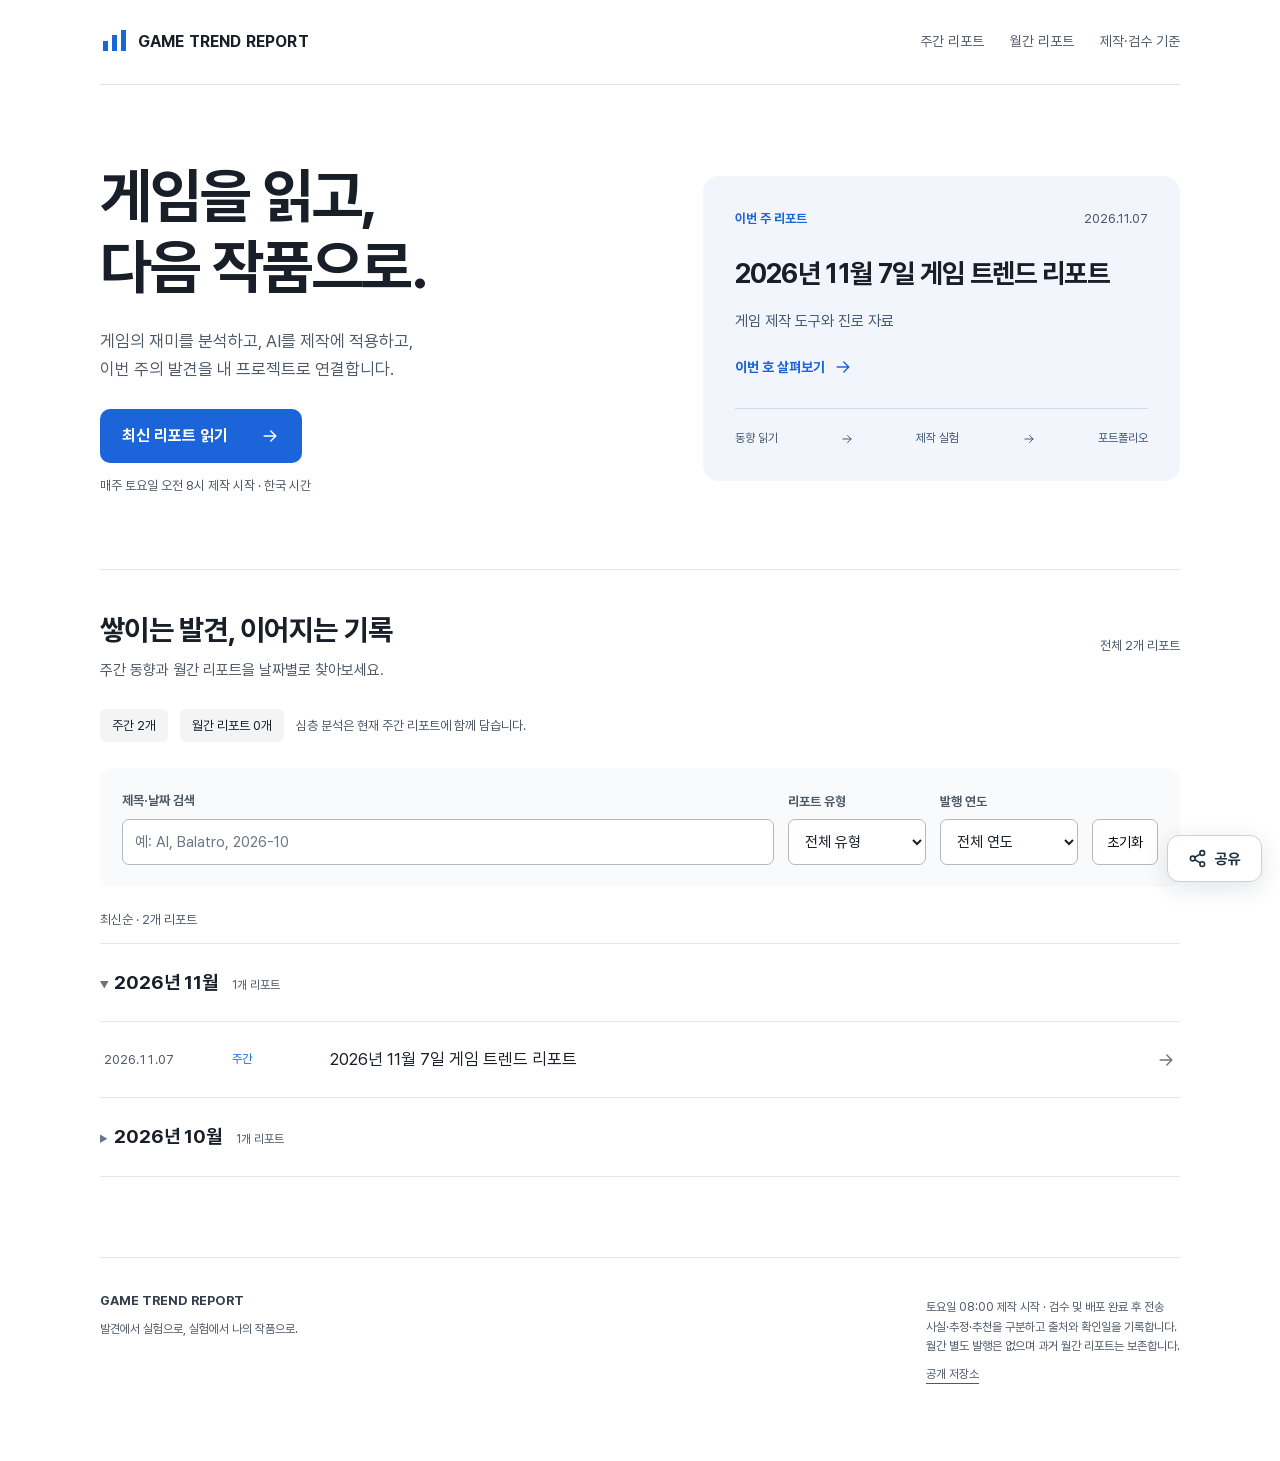
<file: index.html>
<!doctype html>
<html lang="ko"><head><meta charset="utf-8"><meta name="viewport" content="width=device-width,initial-scale=1"><meta name="description" content="게임마이스터고 학생을 위한 게임·AI·취업 리서치 아카이브. 최신 주간 리포트와 월별 기록을 찾아보세요."><title>Game Trend Report | 게임·AI 리서치</title><link rel="stylesheet" href="assets/report/archive.css"><link rel="stylesheet" href="assets/report/share.css"><script defer src="assets/report/archive.js"></script><script defer src="assets/report/share.js"></script></head>
<body><a class="skip-link" href="#archive">리포트 목록으로 건너뛰기</a><div class="site-wrap"><header class="site-header"><a class="wordmark" href="./" aria-label="Game Trend Report 홈"><svg width="28" height="28" viewBox="0 0 28 28" aria-hidden="true"><path d="M3 23V13h5v10M12 23V7h5v16M21 23V2h5v21" fill="currentColor"/></svg>GAME TREND REPORT</a><nav aria-label="주 메뉴"><a href="#weekly">주간 리포트</a><a href="#monthly">월간 리포트</a><a href="standards/">제작·검수 기준</a></nav></header>
<main><section class="home-intro" aria-labelledby="home-title"><div class="intro-copy"><h1 id="home-title">게임을 읽고,<br>다음 작품으로.</h1><p>게임의 재미를 분석하고, AI를 제작에 적용하고,<br class="desktop-break"> 이번 주의 발견을 내 프로젝트로 연결합니다.</p><a class="primary-link" href="reports/weekly-2026-11-07.html">최신 리포트 읽기<svg viewBox="0 0 24 24" width="20" height="20" aria-hidden="true"><path d="M5 12h14m-6-6 6 6-6 6" fill="none" stroke="currentColor" stroke-width="1.7" stroke-linecap="round" stroke-linejoin="round"/></svg></a><p class="publish-note">매주 토요일 오전 8시 제작 시작 · 한국 시간</p></div>
<aside class="latest-issue" aria-label="최신 주간 리포트"><div class="latest-meta"><span>이번 주 리포트</span><time datetime="2026-11-07">2026.11.07</time></div><h2><a href="reports/weekly-2026-11-07.html">2026년 11월 7일 게임 트렌드 리포트</a></h2><p>게임 제작 도구와 진로 자료</p><a class="text-link" href="reports/weekly-2026-11-07.html">이번 호 살펴보기 <svg viewBox="0 0 24 24" width="20" height="20" aria-hidden="true"><path d="M5 12h14m-6-6 6 6-6 6" fill="none" stroke="currentColor" stroke-width="1.7" stroke-linecap="round" stroke-linejoin="round"/></svg></a><div class="reading-path" aria-label="리포트 활용 순서"><span>동향 읽기</span><svg viewBox="0 0 24 24" width="20" height="20" aria-hidden="true"><path d="M5 12h14m-6-6 6 6-6 6" fill="none" stroke="currentColor" stroke-width="1.7" stroke-linecap="round" stroke-linejoin="round"/></svg><span>제작 실험</span><svg viewBox="0 0 24 24" width="20" height="20" aria-hidden="true"><path d="M5 12h14m-6-6 6 6-6 6" fill="none" stroke="currentColor" stroke-width="1.7" stroke-linecap="round" stroke-linejoin="round"/></svg><span>포트폴리오</span></div></aside></section>
<section id="archive" class="archive" aria-labelledby="archive-title"><div class="archive-heading"><div><h2 id="archive-title">쌓이는 발견, 이어지는 기록</h2><p>주간 동향과 월간 리포트을 날짜별로 찾아보세요.</p></div><span class="archive-total">전체 2개 리포트</span></div><div class="archive-shortcuts"><a id="weekly" href="#archive" data-archive-type="weekly">주간 2개</a><a id="monthly" href="#archive" data-archive-type="monthly">월간 리포트 0개</a><span>심층 분석은 현재 주간 리포트에 함께 담습니다.</span></div>
<form id="archive-filters" class="archive-filters" hidden role="search" aria-label="리포트 검색"><label class="search-field" for="report-search">제목·날짜 검색<input id="report-search" type="search" placeholder="예: AI, Balatro, 2026-10" autocomplete="off"></label><label for="report-type">리포트 유형<select id="report-type"><option value="all">전체 유형</option><option value="weekly">주간 리포트</option><option value="monthly">월간 리포트</option></select></label><label for="report-year">발행 연도<select id="report-year"><option value="all">전체 연도</option><option value="2026">2026년</option></select></label><button type="reset" class="reset-button">초기화</button></form>
<p id="archive-status" class="archive-status" role="status" aria-live="polite">최신순 · 2개 리포트</p><div id="archive-groups"><details class="month-group" open data-default-open="true"><summary><span>2026년 11월</span><span class="month-count">1개 리포트</span></summary><div class="issue-list"><article class="issue-row" data-type="weekly" data-year="2026"><time datetime="2026-11-07">2026.11.07</time><span class="issue-type weekly">주간</span><h3><a href="reports/weekly-2026-11-07.html">2026년 11월 7일 게임 트렌드 리포트</a></h3><span class="row-arrow" aria-hidden="true"><svg viewBox="0 0 24 24" width="20" height="20" aria-hidden="true"><path d="M5 12h14m-6-6 6 6-6 6" fill="none" stroke="currentColor" stroke-width="1.7" stroke-linecap="round" stroke-linejoin="round"/></svg></span></article></div></details><details class="month-group" open data-default-open="false"><summary><span>2026년 10월</span><span class="month-count">1개 리포트</span></summary><div class="issue-list"><article class="issue-row" data-type="weekly" data-year="2026"><time datetime="2026-10-31">2026.10.31</time><span class="issue-type weekly">주간</span><h3><a href="reports/weekly-2026-10-31.html">이번 주 게임·AI 소식과 개발 아이디어 · 게임 트렌드 리포트</a></h3><span class="row-arrow" aria-hidden="true"><svg viewBox="0 0 24 24" width="20" height="20" aria-hidden="true"><path d="M5 12h14m-6-6 6 6-6 6" fill="none" stroke="currentColor" stroke-width="1.7" stroke-linecap="round" stroke-linejoin="round"/></svg></span></article></div></details></div><div id="archive-empty" class="archive-empty" hidden><h3>조건에 맞는 리포트가 없어요.</h3><p>검색어를 줄이거나 유형·연도를 바꿔 보세요.</p></div><noscript><p>검색은 JavaScript를 켜면 사용할 수 있습니다. 아래 월별 목록으로 모든 리포트를 읽을 수 있어요.</p></noscript></section>
</main><footer class="site-footer"><div><strong>GAME TREND REPORT</strong><p>발견에서 실험으로, 실험에서 나의 작품으로.</p></div><div><p>토요일 08:00 제작 시작 · 검수 및 배포 완료 후 전송<br>사실·추정·추천을 구분하고 출처와 확인일을 기록합니다.<br>월간 별도 발행은 없으며 과거 월간 리포트는 보존합니다.</p><a href="https://github.com/rnjsxogus0705/game-trend-report">공개 저장소</a></div></footer></div></body></html>
</file>
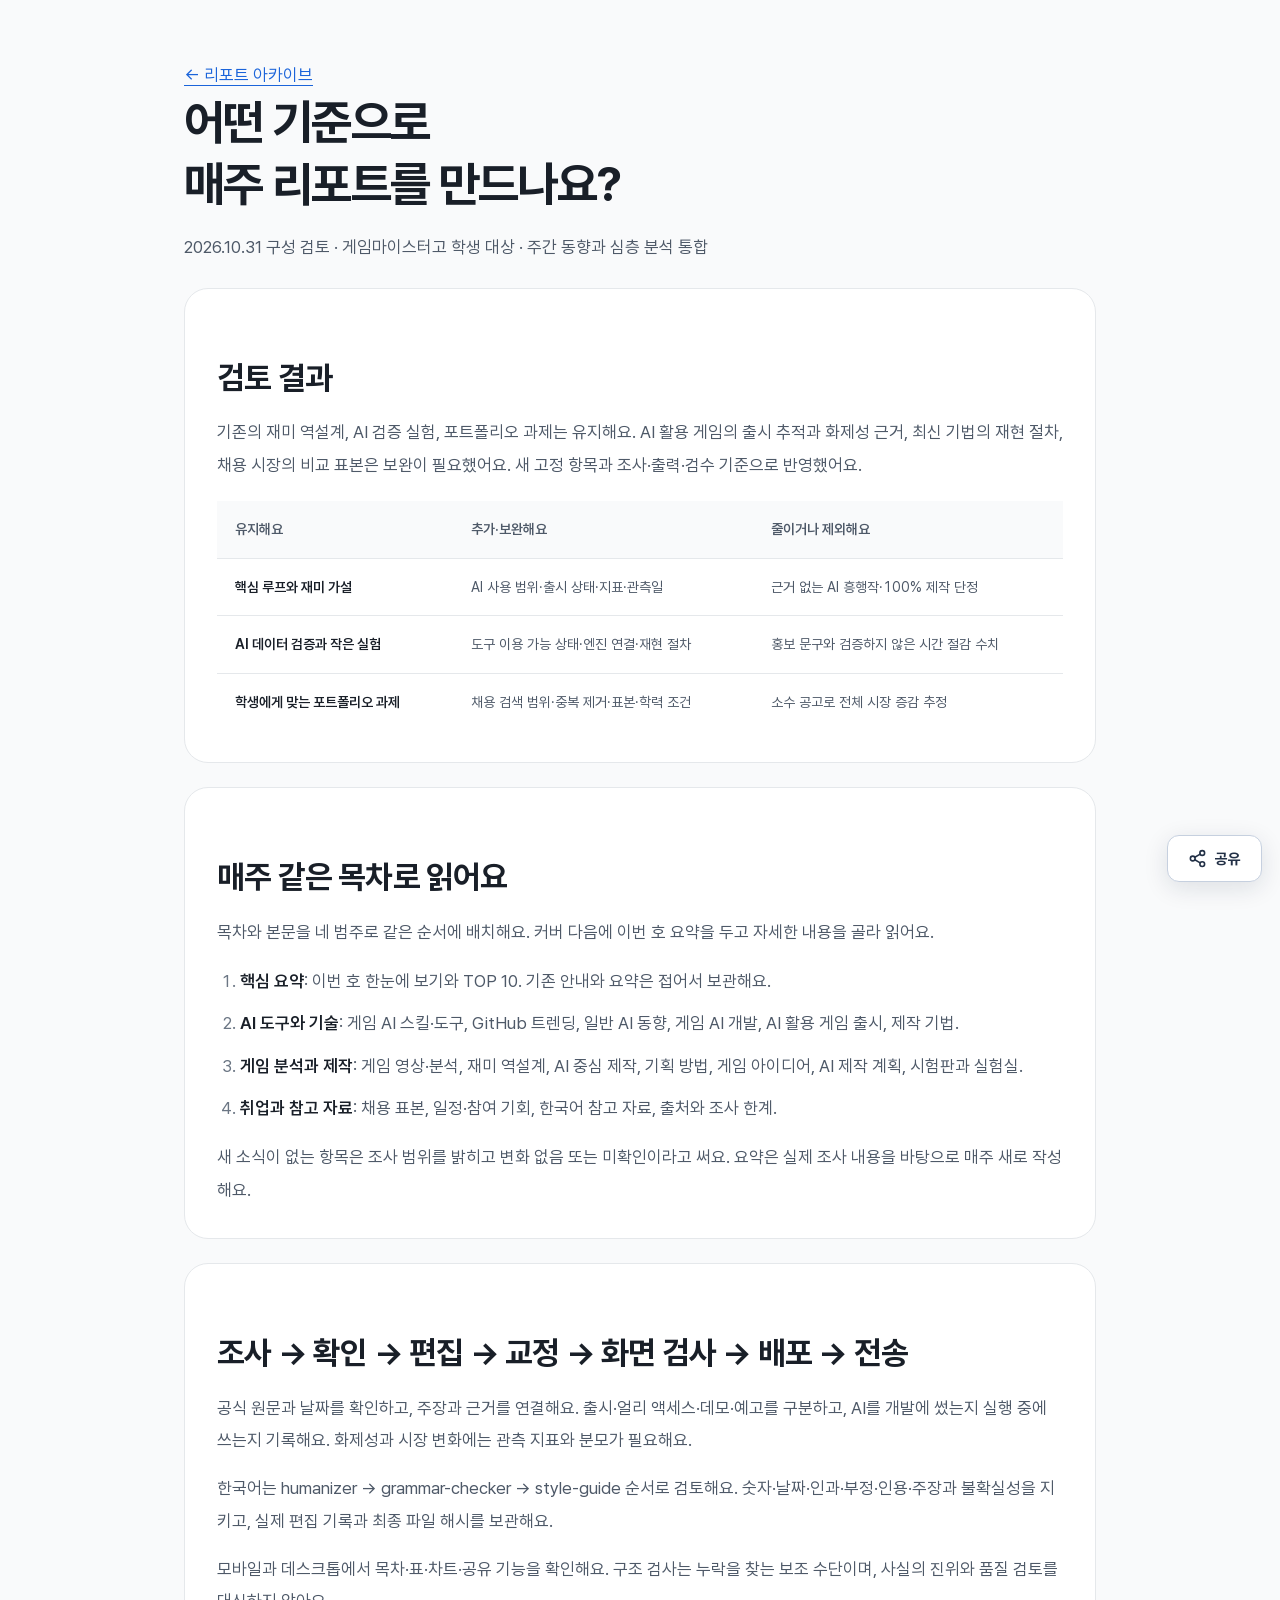
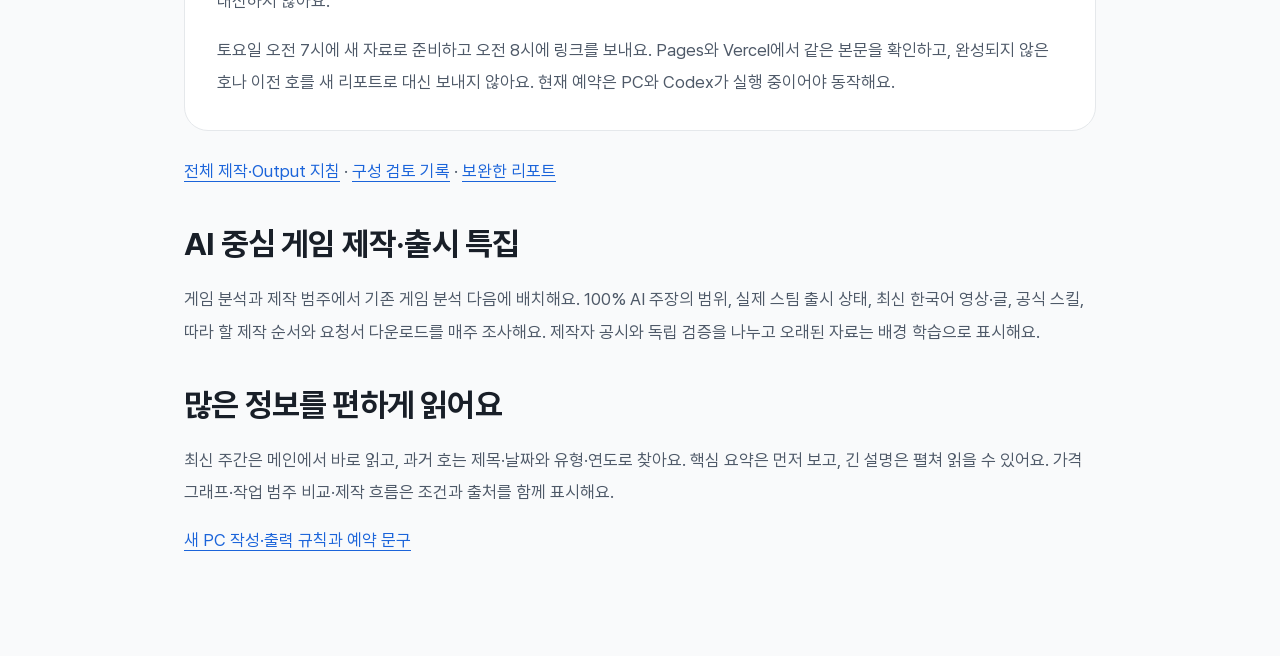
<file: standards/index.html>
<!doctype html><html lang="ko"><head><meta charset="utf-8"><meta name="viewport" content="width=device-width,initial-scale=1"><title>리포트 구성 검토와 제작 기준</title><link rel="stylesheet" href="../assets/report/report.css"><link rel="stylesheet" href="../assets/report/share.css"><script defer src="../assets/report/share.js"></script><style>main{max-width:960px;margin:auto;padding:60px 24px 100px}h1{font-size:clamp(30px,6vw,48px);line-height:1.3}p,li{line-height:1.9}table{width:100%}.table-scroll{overflow:auto}th,td{min-width:150px}a{color:#1b64da}h2{margin-top:35px}.card{margin:24px 0}</style></head><body><main><a href="../">← 리포트 아카이브</a><h1>어떤 기준으로<br>매주 리포트를 만드나요?</h1><p>2026.10.31 구성 검토 · 게임마이스터고 학생 대상 · 주간 동향과 심층 분석 통합</p><div class="card"><h2>검토 결과</h2><p>기존의 재미 역설계, AI 검증 실험, 포트폴리오 과제는 유지해요. AI 활용 게임의 출시 추적과 화제성 근거, 최신 기법의 재현 절차, 채용 시장의 비교 표본은 보완이 필요했어요. 새 고정 항목과 조사·출력·검수 기준으로 반영했어요.</p><div class="table-scroll"><table><thead><tr><th>유지해요</th><th>추가·보완해요</th><th>줄이거나 제외해요</th></tr></thead><tbody><tr><td>핵심 루프와 재미 가설</td><td>AI 사용 범위·출시 상태·지표·관측일</td><td>근거 없는 AI 흥행작·100% 제작 단정</td></tr><tr><td>AI 데이터 검증과 작은 실험</td><td>도구 이용 가능 상태·엔진 연결·재현 절차</td><td>홍보 문구와 검증하지 않은 시간 절감 수치</td></tr><tr><td>학생에게 맞는 포트폴리오 과제</td><td>채용 검색 범위·중복 제거·표본·학력 조건</td><td>소수 공고로 전체 시장 증감 추정</td></tr></tbody></table></div></div><div class="card"><h2>매주 같은 목차로 읽어요</h2><p>목차와 본문을 네 범주로 같은 순서에 배치해요. 커버 다음에 이번 호 요약을 두고 자세한 내용을 골라 읽어요.</p><ol><li><strong>핵심 요약</strong>: 이번 호 한눈에 보기와 TOP 10. 기존 안내와 요약은 접어서 보관해요.</li><li><strong>AI 도구와 기술</strong>: 게임 AI 스킬·도구, GitHub 트렌딩, 일반 AI 동향, 게임 AI 개발, AI 활용 게임 출시, 제작 기법.</li><li><strong>게임 분석과 제작</strong>: 게임 영상·분석, 재미 역설계, AI 중심 제작, 기획 방법, 게임 아이디어, AI 제작 계획, 시험판과 실험실.</li><li><strong>취업과 참고 자료</strong>: 채용 표본, 일정·참여 기회, 한국어 참고 자료, 출처와 조사 한계.</li></ol><p>새 소식이 없는 항목은 조사 범위를 밝히고 변화 없음 또는 미확인이라고 써요. 요약은 실제 조사 내용을 바탕으로 매주 새로 작성해요.</p></div><div class="card"><h2>조사 → 확인 → 편집 → 교정 → 화면 검사 → 배포 → 전송</h2><p>공식 원문과 날짜를 확인하고, 주장과 근거를 연결해요. 출시·얼리 액세스·데모·예고를 구분하고, AI를 개발에 썼는지 실행 중에 쓰는지 기록해요. 화제성과 시장 변화에는 관측 지표와 분모가 필요해요.</p><p>한국어는 humanizer → grammar-checker → style-guide 순서로 검토해요. 숫자·날짜·인과·부정·인용·주장과 불확실성을 지키고, 실제 편집 기록과 최종 파일 해시를 보관해요.</p><p>모바일과 데스크톱에서 목차·표·차트·공유 기능을 확인해요. 구조 검사는 누락을 찾는 보조 수단이며, 사실의 진위와 품질 검토를 대신하지 않아요.</p><p>토요일 오전 7시에 새 자료로 준비하고 오전 8시에 링크를 보내요. Pages와 Vercel에서 같은 본문을 확인하고, 완성되지 않은 호나 이전 호를 새 리포트로 대신 보내지 않아요. 현재 예약은 PC와 Codex가 실행 중이어야 동작해요.</p></div><p><a href="OUTPUT.md">전체 제작·Output 지침</a> · <a href="AUDIT.md">구성 검토 기록</a> · <a href="../reports/weekly-2026-10-31.html">보완한 리포트</a></p><section><h2>AI 중심 게임 제작·출시 특집</h2><p>게임 분석과 제작 범주에서 기존 게임 분석 다음에 배치해요. 100% AI 주장의 범위, 실제 스팀 출시 상태, 최신 한국어 영상·글, 공식 스킬, 따라 할 제작 순서와 요청서 다운로드를 매주 조사해요. 제작자 공시와 독립 검증을 나누고 오래된 자료는 배경 학습으로 표시해요.</p></section><section><h2>많은 정보를 편하게 읽어요</h2><p>최신 주간은 메인에서 바로 읽고, 과거 호는 제목·날짜와 유형·연도로 찾아요. 핵심 요약은 먼저 보고, 긴 설명은 펼쳐 읽을 수 있어요. 가격 그래프·작업 범주 비교·제작 흐름은 조건과 출처를 함께 표시해요.</p><p><a href="../instructions/READING-AND-SCHEDULER.md">새 PC 작성·출력 규칙과 예약 문구</a></p></section></main></body></html>
</file>
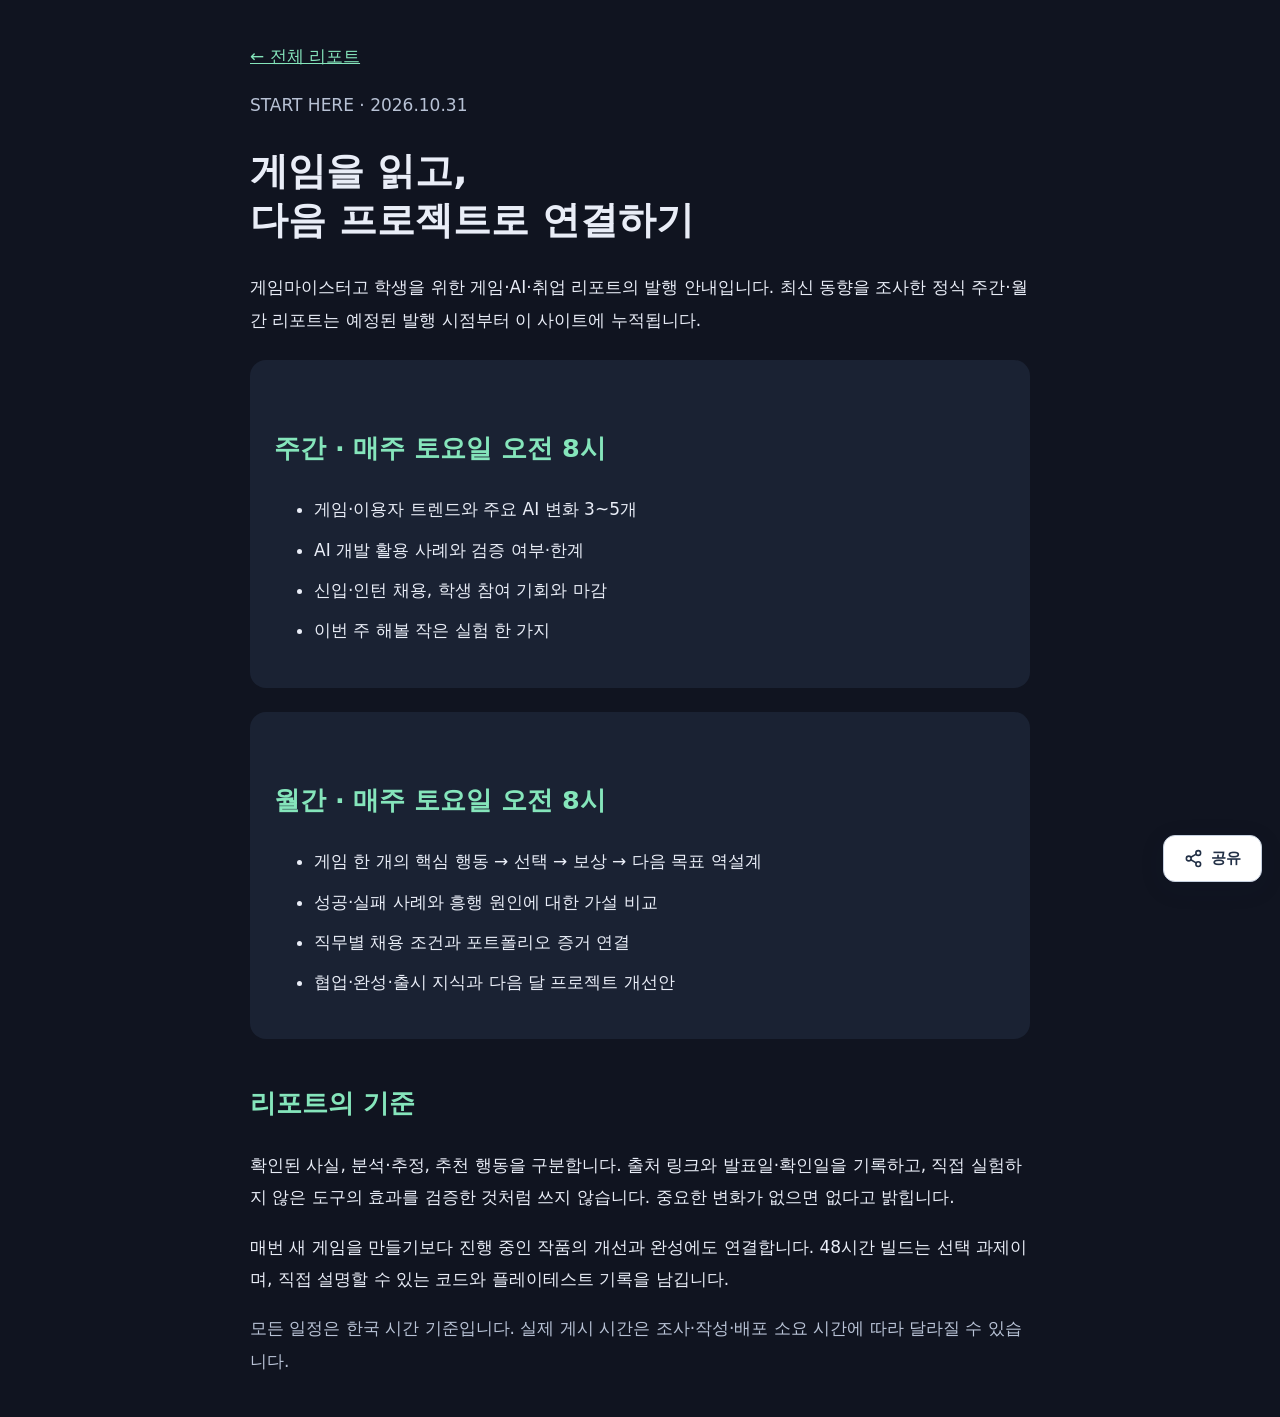
<file: reports/welcome.html>
<!doctype html><html lang="ko"><head><meta charset="utf-8"><meta name="viewport" content="width=device-width,initial-scale=1"><title>Game Trend Report · 발행 안내</title><style>body{font:17px/1.9 system-ui,sans-serif;max-width:780px;padding:40px 22px;margin:auto;background:#101420;color:#e9edf7}a{color:#85e5bb}h1{line-height:1.3;font-size:38px}h2{margin-top:40px;color:#85e5bb}section{padding:24px;background:#1a2233;border-radius:16px;margin:24px 0}.note{color:#b8c2d5}li{margin:8px 0}</style><link rel="stylesheet" href="../assets/report/share.css"><script defer src="../assets/report/share.js"></script></head><body><nav><a href="../">← 전체 리포트</a></nav><p class="note">START HERE · 2026.10.31</p><h1>게임을 읽고,<br>다음 프로젝트로 연결하기</h1><p>게임마이스터고 학생을 위한 게임·AI·취업 리포트의 발행 안내입니다. 최신 동향을 조사한 정식 주간·월간 리포트는 예정된 발행 시점부터 이 사이트에 누적됩니다.</p><section><h2>주간 · 매주 토요일 오전 8시</h2><ul><li>게임·이용자 트렌드와 주요 AI 변화 3~5개</li><li>AI 개발 활용 사례와 검증 여부·한계</li><li>신입·인턴 채용, 학생 참여 기회와 마감</li><li>이번 주 해볼 작은 실험 한 가지</li></ul></section><section><h2>월간 · 매주 토요일 오전 8시</h2><ul><li>게임 한 개의 핵심 행동 → 선택 → 보상 → 다음 목표 역설계</li><li>성공·실패 사례와 흥행 원인에 대한 가설 비교</li><li>직무별 채용 조건과 포트폴리오 증거 연결</li><li>협업·완성·출시 지식과 다음 달 프로젝트 개선안</li></ul></section><h2>리포트의 기준</h2><p>확인된 사실, 분석·추정, 추천 행동을 구분합니다. 출처 링크와 발표일·확인일을 기록하고, 직접 실험하지 않은 도구의 효과를 검증한 것처럼 쓰지 않습니다. 중요한 변화가 없으면 없다고 밝힙니다.</p><p>매번 새 게임을 만들기보다 진행 중인 작품의 개선과 완성에도 연결합니다. 48시간 빌드는 선택 과제이며, 직접 설명할 수 있는 코드와 플레이테스트 기록을 남깁니다.</p><footer class="note">모든 일정은 한국 시간 기준입니다. 실제 게시 시간은 조사·작성·배포 소요 시간에 따라 달라질 수 있습니다.</footer></body></html>
</file>
<file: assets/report/archive.css>
@font-face{font-family:Pretendard;src:url('fonts/Pretendard-Regular.woff2') format('woff2');font-weight:400;font-display:swap}@font-face{font-family:Pretendard;src:url('fonts/Pretendard-Bold.woff2') format('woff2');font-weight:700;font-display:swap}
:root{font-family:Pretendard,system-ui,sans-serif;color:#191f28;background:#fff;line-height:1.65;--blue:#1b64da;--muted:#4e5968;--line:#e5e8eb;--surface:#f2f4f6}*{box-sizing:border-box}body{margin:0}a{color:inherit;text-underline-offset:5px}button,input,select{font:inherit}a,button,input,select,summary{-webkit-tap-highlight-color:transparent}a:focus-visible,button:focus-visible,input:focus-visible,select:focus-visible,summary:focus-visible{outline:3px solid var(--blue);outline-offset:4px}::selection{background:#cfe4ff;color:#191f28}[hidden]{display:none!important}.site-wrap{max-width:1160px;padding:0 40px;margin:auto}.skip-link{position:fixed;top:-80px;left:20px;z-index:20;padding:12px;background:#fff}.skip-link:focus{top:12px}.site-header{display:flex;justify-content:space-between;align-items:center;gap:24px;border-bottom:1px solid var(--line);padding:28px 0}.wordmark{display:flex;align-items:center;gap:10px;font-size:16px;font-weight:700;text-decoration:none;letter-spacing:.01em}.wordmark svg{color:var(--blue)}nav{display:flex;gap:26px;font-size:14px}nav a{text-decoration:none;color:var(--muted)}nav a:hover{color:var(--blue);text-decoration:underline}.home-intro{display:grid;grid-template-columns:1fr .9fr;gap:72px;padding:76px 0 72px;align-items:center}.intro-copy h1{font-size:60px;line-height:1.18;letter-spacing:-.035em;margin:0 0 24px;text-wrap:balance}.intro-copy>p{font-size:17px;color:var(--muted);margin:0 0 26px}.primary-link{display:inline-flex;align-items:center;justify-content:space-between;gap:32px;background:var(--blue);color:#fff;padding:14px 22px;border-radius:10px;text-decoration:none;font-weight:700;transition:background .15s}.primary-link:hover{background:#154fae}.intro-copy .publish-note{font-size:13px;margin:12px 0 0}.latest-issue{background:#f2f6fc;padding:32px;border-radius:16px;min-width:0}.latest-meta{display:flex;justify-content:space-between;gap:12px;color:#425672;font-size:13px}.latest-meta span{font-weight:700;color:#1b64da}.latest-issue h2{font-size:27px;line-height:1.45;letter-spacing:-.025em;margin:24px 0 16px;text-wrap:balance}.latest-issue h2 a{text-decoration:none}.latest-issue h2 a:hover{color:var(--blue)}.latest-issue>p{font-size:15px;color:#425672;margin:0 0 20px}.text-link{display:inline-flex;align-items:center;gap:8px;color:#1b64da;font-size:14px;font-weight:700;text-decoration:none}.text-link:hover{text-decoration:underline}.reading-path{display:flex;align-items:center;justify-content:space-between;gap:8px;margin-top:28px;padding-top:20px;border-top:1px solid #cedbea;color:#425672;font-size:12px}.reading-path svg{width:14px;flex-shrink:0}.archive{padding:40px 0 24px;border-top:1px solid var(--line);scroll-margin-top:24px}.archive-heading{display:flex;align-items:center;justify-content:space-between;gap:24px}.archive-heading h2{font-size:29px;letter-spacing:-.025em;margin:0 0 8px;line-height:1.4}.archive-heading p{color:var(--muted);font-size:15px;margin:0}.archive-total{font-size:13px;white-space:nowrap;color:var(--muted)}.archive-shortcuts{display:flex;align-items:center;flex-wrap:wrap;gap:12px;margin:26px 0}.archive-shortcuts a{font-size:13px;background:var(--surface);border-radius:6px;padding:6px 12px;text-decoration:none;scroll-margin-top:24px}.archive-shortcuts a:hover,.archive-shortcuts a[aria-current]{background:#e8f3ff;color:#1b64da}.archive-shortcuts>span{font-size:13px;color:var(--muted)}.archive-filters{display:flex;align-items:end;gap:14px;padding:22px;background:#f9fafb;border-radius:12px}.archive-filters label{display:flex;flex-direction:column;gap:7px;font-size:13px;color:var(--muted);font-weight:700}.archive-filters .search-field{flex:1}.archive-filters input,.archive-filters select{min-width:0;width:100%;background:#fff;border:1px solid #b0b8c1;border-radius:7px;color:#191f28;padding:10px 12px;min-height:46px;font-size:15px;font-weight:400}.archive-filters select{min-width:138px}.archive-filters input::placeholder{color:#6b7684}.reset-button{border:1px solid #b0b8c1;background:white;padding:10px 14px;border-radius:7px;min-height:46px;font-size:14px;cursor:pointer;white-space:nowrap}.reset-button:hover{background:#e5e8eb}.archive-status{font-size:13px;color:var(--muted);margin:22px 0 12px}.month-group{border-top:1px solid var(--line)}.month-group:last-child{border-bottom:1px solid var(--line)}.month-group summary{padding:23px 0;cursor:pointer;font-size:19px;font-weight:700}.month-group summary::marker{font-size:13px;color:#6b7684}.month-count{font-size:12px;color:var(--muted);font-weight:400;margin-left:14px}.issue-row{position:relative;display:grid;grid-template-columns:106px 76px 1fr 20px;gap:22px;align-items:center;padding:24px 4px;border-top:1px solid var(--line);transition:background .15s}.issue-row:hover{background:#f9fafb}.issue-row time{font-size:13px;font-variant-numeric:tabular-nums;color:var(--muted)}.issue-type{font-size:12px;color:#1b64da}.issue-type.monthly{color:#4e5968}.issue-row h3{margin:0;font-size:17px;font-weight:400;line-height:1.6}.issue-row h3 a{text-decoration:none}.issue-row h3 a:after{content:'';position:absolute;inset:0}.issue-row h3 a:focus-visible:after{outline:3px solid var(--blue);outline-offset:3px}.row-arrow{color:#6b7684;line-height:0}.archive-empty{padding:48px 20px;background:#f9fafb;text-align:center}.archive-empty h3{font-size:19px;margin:0 0 8px}.archive-empty p{color:var(--muted);font-size:14px;margin:0}.site-footer{display:flex;justify-content:space-between;gap:32px;border-top:1px solid var(--line);padding:32px 0 76px;margin-top:56px;font-size:12px;color:var(--muted)}.site-footer strong{color:#333d4b;font-size:13px}.site-footer p{margin:8px 0}.site-footer a:hover{color:var(--blue)}
@media(max-width:900px){.home-intro{gap:32px}.intro-copy h1{font-size:48px}.latest-issue{padding:24px}.latest-issue h2{font-size:23px}.site-wrap{padding:0 28px}nav{gap:16px;font-size:13px}.wordmark{font-size:14px}.issue-row{gap:16px;grid-template-columns:96px 64px 1fr 20px}}
@media(max-width:640px){.site-wrap{padding:0 20px}.site-header{align-items:start;flex-direction:column;gap:18px;padding:22px 0}nav{gap:22px}.home-intro{grid-template-columns:1fr;padding:44px 0;gap:32px}.intro-copy h1{font-size:46px}.intro-copy>p{font-size:16px}.desktop-break{display:none}.latest-issue h2{font-size:23px}.archive{padding-top:30px}.archive-heading{display:block}.archive-heading h2{font-size:25px}.archive-total{display:block;margin-top:12px}.archive-shortcuts{margin:20px 0}.archive-shortcuts>span{width:100%;font-size:12px}.archive-filters{flex-wrap:wrap;padding:16px;gap:12px}.archive-filters .search-field{flex-basis:100%}.archive-filters label:not(.search-field){flex:1}.archive-filters select{min-width:0}.reset-button{width:100%}.month-group summary{font-size:18px}.issue-row{grid-template-columns:1fr auto;gap:6px 12px;padding:20px 0}.issue-row time{grid-column:1;grid-row:1}.issue-type{grid-column:2;grid-row:1}.issue-row h3{grid-column:1;grid-row:2;font-size:16px}.row-arrow{grid-column:2;grid-row:2}.site-footer{flex-direction:column;gap:16px;margin-top:36px}}
@media(prefers-reduced-motion:reduce){*{transition:none!important;scroll-behavior:auto!important}}
@media print{nav,.archive-filters,.archive-shortcuts,.primary-link,.skip-link{display:none!important}.site-wrap{max-width:none;padding:0}.home-intro{padding:24px 0}.intro-copy h1{font-size:36px}.issue-row{break-inside:avoid}.site-footer{margin-top:24px}}
</file>
<file: assets/report/share.css>
.share-trigger{position:fixed;right:max(18px,env(safe-area-inset-right));bottom:calc(18px + env(safe-area-inset-bottom));z-index:50;display:flex;align-items:center;gap:8px;background:#fff;color:#223046;border:1px solid #c6d0df;border-radius:12px;padding:13px 20px;font:700 15px Pretendard,sans-serif;box-shadow:0 6px 24px #14243b1f;cursor:pointer;min-height:44px}
.share-trigger:hover{background:#edf2fc}
.share-trigger .action-icon{width:19px;height:19px}
.share-dialog{box-sizing:border-box;width:min(480px,calc(100vw - 32px));max-height:calc(100dvh - 48px);overflow:auto;border:0;border-radius:16px;padding:28px;color:#223046;background:#fff;font:16px/1.65 Pretendard,sans-serif;overscroll-behavior:contain}
.share-dialog::backdrop{background:#14243b88}
.share-dialog *{box-sizing:border-box}
.share-heading{display:flex;align-items:center;gap:12px;justify-content:space-between}
.share-heading h2{flex:1;margin:0;font-size:23px;line-height:1.45;letter-spacing:-.025em;color:#223046}
.share-dialog p{color:#536174;font-size:15px;line-height:1.8}
.share-art{width:36px;height:36px;object-fit:contain;flex:none}
.share-close{display:grid;place-items:center;background:#f4f5f7;color:#223046;border:0;border-radius:8px;width:44px;height:44px;cursor:pointer}
.share-options{display:grid;grid-template-columns:1fr 1fr;gap:12px}
.share-options a,.share-options button{display:flex;align-items:center;gap:8px;justify-content:start;text-align:center;padding:14px;min-height:50px;border:0;background:#edf2fc;border-radius:8px;font:600 14px/1.5 Pretendard,sans-serif;color:#2455cb;text-decoration:none;cursor:pointer;overflow-wrap:anywhere}
.share-options a:hover,.share-options button:hover{filter:brightness(.97)}
.share-options [hidden]{display:none!important}
.share-options [data-discord]{background:#eef0ff;color:#404eed}
.share-options [data-kakao]{background:#fee500;color:#223046}
.share-url-label{display:block;margin-top:20px;color:#536174;font-size:13px}
.share-url{display:block;width:100%;min-width:0;margin-top:6px;padding:12px;border:1px solid #c6d0df;border-radius:10px;font:13px/1.5 Pretendard,sans-serif;color:#223046;background:#f4f5f7}
.share-status{font-size:14px;min-height:24px;overflow-wrap:anywhere;color:#536174}
.share-dialog :focus-visible,.share-trigger:focus-visible{outline:3px solid #2455cb;outline-offset:3px}
.action-icon{width:20px;height:20px;flex:none;display:inline-block;vertical-align:middle;pointer-events:none}
.idea-actions :is(button,a),.media-action{gap:8px}
.youtube-preview span:has(.action-icon){display:flex;flex-direction:column;align-items:center;justify-content:center;gap:10px}
.youtube-preview span .action-icon{width:30px;height:30px}
.sidebar{max-height:calc(100dvh - 100px);overflow-y:auto;scrollbar-width:thin}
@media(max-width:400px){.share-dialog{padding:20px}.share-heading h2{font-size:21px}.share-options{gap:10px}.share-options a,.share-options button{padding:12px 10px;font-size:13px}.share-art{width:28px;height:28px}}
@media(max-width:360px){.share-options{grid-template-columns:1fr}.share-trigger{padding:10px 16px}}
@media print{.share-trigger,.share-dialog{display:none!important}}
</file>
<file: assets/report/report.css>
@font-face{font-family:Pretendard;src:url('fonts/Pretendard-Thin.woff2') format('woff2');font-weight:100;font-display:swap}@font-face{font-family:Pretendard;src:url('fonts/Pretendard-ExtraLight.woff2') format('woff2');font-weight:200;font-display:swap}@font-face{font-family:Pretendard;src:url('fonts/Pretendard-Light.woff2') format('woff2');font-weight:300;font-display:swap}@font-face{font-family:Pretendard;src:url('fonts/Pretendard-Regular.woff2') format('woff2');font-weight:400;font-display:swap}@font-face{font-family:Pretendard;src:url('fonts/Pretendard-Medium.woff2') format('woff2');font-weight:500;font-display:swap}@font-face{font-family:Pretendard;src:url('fonts/Pretendard-SemiBold.woff2') format('woff2');font-weight:600;font-display:swap}@font-face{font-family:Pretendard;src:url('fonts/Pretendard-Bold.woff2') format('woff2');font-weight:700;font-display:swap}@font-face{font-family:Pretendard;src:url('fonts/Pretendard-ExtraBold.woff2') format('woff2');font-weight:800;font-display:swap}@font-face{font-family:Pretendard;src:url('fonts/Pretendard-Black.woff2') format('woff2');font-weight:900;font-display:swap}
:root{--brand:#3182f6;--action:#1b64da;--ink:#191f28;--secondary:#4e5968;--muted:#6b7684;--line:#e5e8eb;--paper:#fff;--bg:#f9fafb;--surface:#f2f4f6;--weak:#e8f3ff;--r:24px;--font:Pretendard,-apple-system,BlinkMacSystemFont,'Malgun Gothic',sans-serif;font-family:var(--font);color:var(--ink);background:var(--bg);font-synthesis:none;font-size:17px;line-height:1.8;scroll-behavior:smooth;scroll-padding-top:100px}
*{box-sizing:border-box}body{margin:0}button,input,select{font:inherit}button,a{-webkit-tap-highlight-color:transparent}button{cursor:pointer}a{color:var(--action);text-underline-offset:4px}a:focus-visible,button:focus-visible,input:focus-visible,summary:focus-visible{outline:3px solid var(--brand);outline-offset:4px}button:active{filter:brightness(.87)}svg{display:block}button svg{width:20px;height:20px}h1,h2,h3,h4,p{margin:0}h1,h2,h3{word-break:keep-all}h1{font-size:clamp(34px,4.7vw,56px);font-weight:700;line-height:1.28;letter-spacing:-.035em}h2{font-size:32px;line-height:1.4;letter-spacing:-.025em}h3{font-size:22px;line-height:1.5;letter-spacing:-.015em}h4{font-size:18px;line-height:1.6}p{color:var(--secondary);margin-top:16px}strong{color:var(--ink);font-weight:600}small,.caption{font-size:13px;line-height:1.65;color:var(--muted)}.muted{color:var(--muted)}.num,table{font-variant-numeric:tabular-nums}.skip{position:fixed;top:-80px;left:20px;background:var(--ink);color:white;padding:12px;z-index:100}.skip:focus{top:10px}
.header{height:76px;border-bottom:1px solid var(--line);background:var(--paper);position:sticky;top:0;z-index:20}.header-inner{max-width:1380px;margin:auto;padding:0 40px;height:100%;display:flex;align-items:center;gap:32px}.brand{display:flex;align-items:center;gap:12px;text-decoration:none;color:var(--ink);font-size:19px;font-weight:700;letter-spacing:-.5px}.brand-icon{width:32px;height:32px;border-radius:10px;background:var(--brand);color:white;display:grid;place-items:center}.brand-icon svg{width:23px;height:23px}.top-links{display:flex;gap:28px;margin-left:auto}.top-links a{font-size:15px;color:var(--secondary);text-decoration:none;padding:10px 0}.quiet-button{display:flex;align-items:center;justify-content:center;gap:8px;min-height:44px;padding:8px 16px;background:var(--surface);border:0;border-radius:12px;color:var(--secondary);font-size:14px;font-weight:600}
.layout{display:grid;grid-template-columns:204px minmax(0,1fr);gap:52px;max-width:1320px;padding:0 32px;margin:auto}.sidebar{position:sticky;top:112px;align-self:start;padding-top:8px;margin-top:50px}.side-title{font-size:13px;font-weight:600;color:var(--muted);margin:0 12px 16px}.sidebar a{display:flex;align-items:center;gap:12px;font-size:14px;color:var(--secondary);min-height:48px;padding:8px 12px;text-decoration:none;border-radius:12px;margin:4px 0}.sidebar a span{font-size:12px;color:var(--muted);font-variant-numeric:tabular-nums}.sidebar a.active{background:var(--weak);color:var(--action);font-weight:600}.sidebar a.active span{color:var(--action)}.read-progress{margin:24px 12px;font-size:12px;color:var(--muted)}.progress-track{height:4px;background:var(--line);border-radius:5px;margin:10px 0}.progress-track i{display:block;width:0;height:100%;background:var(--brand);border-radius:5px}.sidebar .side-bottom{padding:12px;font-size:12px;color:var(--muted);border-top:1px solid var(--line)}.mobile-nav{display:none}.content{min-width:0;padding-bottom:72px}.hero{padding:60px 0 36px}.issue{display:flex;align-items:center;gap:12px;margin-bottom:24px;font-size:14px;color:var(--muted)}.issue .pill{border-radius:8px;background:var(--weak);color:var(--action);padding:3px 9px;font-size:12px;font-weight:600}.hero>p{font-size:19px;line-height:1.7;margin-top:24px;max-width:720px}.meta{display:flex;flex-wrap:wrap;gap:8px 20px;color:var(--muted);font-size:13px;margin:24px 0}.primary{display:inline-flex;align-items:center;justify-content:center;gap:16px;text-decoration:none;min-height:56px;border-radius:16px;background:var(--action);color:white;font-size:17px;font-weight:600;padding:14px 24px}.primary svg{width:19px;height:19px}.hero-actions{margin-top:28px;display:flex;align-items:center;gap:24px;flex-wrap:wrap}.hero-actions>a:last-child{font-size:15px;color:var(--secondary)}
.summary-card{background:var(--paper);border:1px solid var(--line);border-radius:var(--r);padding:32px;margin:0 0 32px}.eyebrow{font-size:13px;font-weight:600;color:var(--action);margin-bottom:10px}.summary-card h2{font-size:24px}.summary-list{list-style:none;margin:16px 0 0;padding:0}.summary-list li{display:flex;align-items:flex-start;gap:16px;padding:16px 0;border-top:1px solid var(--line);font-size:16px}.summary-list li:first-child{border:0}.step-number{flex:none;width:28px;height:28px;border-radius:9px;background:var(--surface);color:var(--muted);font-size:13px;display:grid;place-items:center;margin-top:2px}.summary-list p{font-size:14px;margin-top:4px}.metrics{display:grid;grid-template-columns:repeat(3,1fr);margin:28px 0 0;border-top:1px solid var(--line);padding-top:24px;gap:24px}.metric-label{font-size:13px;color:var(--muted)}.metric strong{display:block;font-size:27px;letter-spacing:-.8px;font-weight:700;margin-top:3px}.metric small{display:block;margin-top:2px}.chapter{padding-top:44px;margin-top:20px;scroll-margin-top:105px}.chapter-head{margin-bottom:28px}.chapter-index{font-size:14px;color:var(--muted);font-weight:600;margin-bottom:10px}.chapter-head>p{font-size:17px;line-height:1.8;max-width:750px}.card{background:var(--paper);border:1px solid var(--line);border-radius:var(--r);padding:32px;margin:20px 0}.card-flat{background:var(--surface);border-radius:var(--r);padding:28px;margin-top:24px}.grid2{display:grid;grid-template-columns:repeat(2,minmax(0,1fr));gap:20px}.grid2>.card{margin:0}.tag{display:inline-block;font-size:12px;line-height:1.5;font-weight:500;padding:4px 8px;border-radius:6px;background:var(--surface);color:var(--secondary);margin-bottom:14px}.tag.blue{background:var(--weak);color:var(--action)}.fact-line{display:flex;gap:10px;align-items:flex-start;margin-top:20px;font-size:15px;color:var(--secondary)}.fact-line>span{flex:none;font-size:12px;background:var(--surface);padding:2px 7px;border-radius:5px;color:var(--ink)}.note{padding:24px;background:var(--surface);border-radius:16px;font-size:15px;color:var(--secondary);margin:22px 0}.note p{margin-top:8px;font-size:15px}.note.blue{background:var(--weak)}.source{display:inline-block;font-size:12px;line-height:1.6;margin-top:16px;color:var(--muted)}.source a{color:var(--secondary)}.source-links{font-size:13px;display:flex;flex-wrap:wrap;gap:12px}.table-scroll{overflow-x:auto;margin-top:20px}table{border-collapse:collapse;width:100%;font-size:14px;min-width:590px;line-height:1.75}th{text-align:left;font-weight:600;background:var(--bg);color:var(--secondary)}td,th{padding:16px 18px;border-bottom:1px solid var(--line);vertical-align:top}td:first-child{font-weight:600;color:var(--ink)}td{color:var(--secondary)}tr:last-child td{border-bottom:0}.comparison{margin-top:24px;display:grid;grid-template-columns:1fr 1fr;gap:20px}.game-card{padding:26px;border-radius:20px;background:var(--paper);border:1px solid var(--line)}.game-wordmark{font-size:28px;font-weight:800;letter-spacing:-.8px}.game-caption{color:var(--muted);font-size:13px;margin-top:4px}.flow{display:grid;grid-template-columns:repeat(4,1fr);gap:12px;margin:26px 0}.flow-node{position:relative;background:var(--surface);border-radius:16px;padding:20px 14px;text-align:center;line-height:1.5;font-size:15px;font-weight:600}.flow-node small{display:block;margin-top:6px;font-size:12px;font-weight:400}.flow-node:after{content:'→';position:absolute;right:-12px;top:24px;z-index:1;color:var(--muted);font-size:18px}.flow-node:last-child:after{display:none}.flow-node.selected{background:var(--weak);color:var(--action)}.diagram-caption{text-align:center;font-size:13px;color:var(--muted)}.diagram-wrap{margin-top:24px;overflow:auto}.diagram-wrap svg{width:100%;min-width:600px;height:auto;font-family:var(--font)}.diagram-wrap text{fill:var(--ink)}ul,ol{padding-left:23px;color:var(--secondary)}li{margin:10px 0}li::marker{color:var(--muted)}.chart-box{position:relative;height:260px;margin-top:20px}.chart-box.small{height:220px}.chart-intro{font-size:14px;color:var(--muted);margin-top:10px}.number-row{display:flex;align-items:baseline;gap:10px;margin-top:20px}.big-number{font-size:44px;font-weight:700;letter-spacing:-1.5px;line-height:1.2;font-variant-numeric:proportional-nums}.delta{color:var(--muted);font-size:14px}.chart-key{display:flex;gap:20px;font-size:12px;color:var(--muted);margin:18px 0 8px}.dot{display:inline-block;width:8px;height:8px;border-radius:3px;background:var(--brand);margin-right:6px}.dot.grey{background:#d1d6db}.chart-data summary,details summary{cursor:pointer;min-height:44px;padding:10px 0;font-size:14px;color:var(--secondary)}details{margin-top:12px}details[open] summary{font-weight:600}pre{font:13px/1.7 ui-monospace,monospace;background:var(--surface);padding:20px;border-radius:12px;overflow:auto;margin:12px 0}.code-caption{font-size:13px;color:var(--muted)}.tabs{display:flex;background:var(--surface);padding:4px;border-radius:14px;gap:3px;margin:24px 0 20px;overflow-x:auto}.tabs button{flex:1;white-space:nowrap;border:0;min-height:44px;border-radius:10px;background:transparent;color:var(--secondary);font-size:15px}.tabs button[aria-selected=true]{background:var(--paper);box-shadow:0 1px 3px #191f2810;color:var(--ink);font-weight:600}.tabpanel[hidden]{display:none}.pipeline{display:grid;grid-template-columns:repeat(3,1fr);gap:16px;margin:20px 0}.pipeline>div{padding:22px;border:1px solid var(--line);border-radius:20px;background:var(--paper)}.pipeline strong{font-size:17px;display:block;margin-bottom:8px}.pipeline p{font-size:14px;margin-top:0}.small-number{font-size:13px;color:var(--muted);display:block;margin-bottom:12px}.formula{font-size:23px;text-align:center;font-weight:600;padding:28px;background:var(--weak);border-radius:16px;color:var(--ink);margin:24px 0}.formula small{display:block;font-weight:400;font-size:13px;margin-top:8px}.slider-label{display:flex;justify-content:space-between;font-size:15px;color:var(--secondary);margin-top:22px}.slider-label output{color:var(--ink);font-weight:600;font-variant-numeric:tabular-nums}.slider{width:100%;accent-color:var(--brand);height:44px;cursor:pointer}.sim-result{display:grid;grid-template-columns:repeat(3,1fr);gap:16px;margin-top:24px;background:var(--surface);border-radius:16px;padding:20px}.sim-result strong{font-size:24px;display:block}.sim-result span{font-size:12px;color:var(--muted)}.status{font-size:12px;font-weight:500;padding:4px 8px;border-radius:6px;background:var(--surface);display:inline-block;color:var(--secondary);white-space:nowrap}.status.unconfirmed{background:#fff5e7;color:#805215}.job-card{padding:24px 0;border-top:1px solid var(--line)}.job-card:first-of-type{border-top:0}.job-card-title{display:flex;align-items:flex-start;justify-content:space-between;gap:16px}.job-card h3{font-size:19px}.job-meta{display:flex;gap:10px;flex-wrap:wrap;color:var(--muted);font-size:13px;margin-top:8px}.detail-list{display:grid;grid-template-columns:110px 1fr;font-size:14px;gap:10px 20px;margin:20px 0}.detail-list dt{color:var(--muted)}.detail-list dd{margin:0;color:var(--secondary)}.signal-strip{padding:22px;background:var(--surface);border-radius:16px;margin-top:20px}.signal-strip p{margin:4px 0 0;font-size:14px}.timeline{position:relative;margin:24px 0;padding-left:30px}.timeline:before{content:'';position:absolute;width:1px;background:var(--line);left:6px;top:10px;bottom:10px}.timeline-item{position:relative;padding:0 0 28px 8px}.timeline-item:last-child{padding-bottom:0}.timeline-item:before{content:'';position:absolute;left:-29px;top:9px;width:12px;height:12px;background:var(--paper);border:2px solid var(--brand);border-radius:50%}.timeline-item small{display:block;margin-bottom:6px}.timeline-item h3{font-size:18px}.timeline-item p{font-size:15px;margin-top:5px}.checklist{list-style:none;padding:0;margin:20px 0}.checklist li{border-bottom:1px solid var(--line);margin:0}.checklist label{min-height:58px;display:flex;align-items:flex-start;gap:14px;padding:16px 0;cursor:pointer;font-size:15px}.checklist input{accent-color:var(--brand);width:21px;height:21px;flex:none;margin-top:3px}.checklist label:has(input:checked) span{color:var(--muted);text-decoration:line-through}.check-progress{font-size:13px;color:var(--muted);margin-bottom:8px}.event-list{list-style:none;padding:0}.event-list li{display:grid;grid-template-columns:60px 1fr;gap:20px;padding:24px 0;margin:0;border-top:1px solid var(--line)}.event-date{background:var(--surface);border-radius:14px;height:64px;text-align:center;display:grid;align-content:center;line-height:1.3;font-size:12px;color:var(--muted)}.event-date b{font-size:24px;color:var(--ink)}.event-list h3{font-size:18px}.event-list p{font-size:14px;margin-top:5px}.sources-list{list-style:none;margin:0;padding:0}.sources-list li{padding:18px 0;border-top:1px solid var(--line);margin:0;display:grid;grid-template-columns:34px 1fr;gap:16px}.sources-list li>span{font-size:12px;color:var(--muted);padding-top:3px}.sources-list a{font-size:15px;color:var(--ink);font-weight:600;text-decoration:none}.sources-list a:hover{text-decoration:underline}.sources-list p{font-size:12px;margin-top:4px;color:var(--muted)}.footer{padding:36px 0;border-top:1px solid var(--line);margin-top:64px;font-size:13px;color:var(--muted)}.footer p{font-size:13px;margin-top:8px}.footer-links{display:flex;gap:20px;margin-top:20px;flex-wrap:wrap}.footer-links a{color:var(--secondary)}.sr-only{position:absolute;width:1px;height:1px;padding:0;margin:-1px;overflow:hidden;clip:rect(0,0,0,0);white-space:nowrap;border:0}
@media(max-width:1100px){.layout{gap:28px;grid-template-columns:175px minmax(0,1fr)}.sidebar a{font-size:13px}.header-inner{padding:0 28px}.card{padding:26px}.grid2{grid-template-columns:1fr}.chart-box{height:250px}}@media(max-width:820px){.layout{display:block;max-width:760px;padding:0 24px}.sidebar{display:none}.mobile-nav{display:block;margin:24px 0 0;background:var(--paper);border:1px solid var(--line);border-radius:16px;padding:4px 20px}.mobile-nav summary{font-size:15px;font-weight:600}.mobile-nav nav{display:grid;gap:4px;padding:4px 0 16px}.mobile-nav a{padding:8px 0;font-size:14px;text-decoration:none;color:var(--secondary)}.hero{padding-top:40px}.top-links{display:none}.header-inner{padding:0 24px;gap:12px}.header .quiet-button{margin-left:auto}.comparison{grid-template-columns:1fr}.metrics{gap:16px}.metric strong{font-size:24px}.pipeline{grid-template-columns:1fr}.pipeline>div{padding:20px}.chapter{padding-top:30px}}@media(max-width:500px){:root{font-size:16px}.layout{padding:0 18px}.header{height:64px}.header-inner{padding:0 18px}.brand{font-size:16px;gap:9px}.brand-icon{width:28px;height:28px}.header .quiet-button{padding:8px 10px;font-size:12px}.header .quiet-button svg{display:none}h1{font-size:35px;letter-spacing:-1px}h2{font-size:26px}h3{font-size:20px}.hero>p{font-size:17px}.hero{padding-top:32px}.issue{font-size:12px;gap:8px}.summary-card,.card{padding:24px 20px;border-radius:20px}.summary-card h2{font-size:22px}.summary-list li{gap:12px}.summary-list strong{font-size:15px}.metrics{grid-template-columns:1fr;gap:16px}.metric{display:grid;grid-template-columns:1fr auto;gap:0 16px;align-items:center}.metric strong{grid-column:2;grid-row:1/3;font-size:24px}.metric small{font-size:12px}.metric-label{font-size:14px}.flow{grid-template-columns:1fr 1fr;gap:12px}.flow-node{font-size:14px;padding:16px 10px}.flow-node:nth-child(2):after{display:none}.flow-node:after{top:16px}.note{padding:20px}.detail-list{grid-template-columns:1fr;gap:4px}.detail-list dd{margin-bottom:12px}.job-card-title{display:block}.job-card-title>.status{margin-top:8px}.tabs button{font-size:13px;min-width:90px}.sim-result{padding:16px;gap:10px}.sim-result strong{font-size:21px}.event-list li{gap:14px}.meta{gap:6px 14px}.chart-box{height:230px}.hero-actions{gap:16px}.formula{font-size:19px}.sources-list{overflow-wrap:anywhere}}
.grid2>*,.comparison>*,.card,.chapter,.chart-box,.table-scroll{min-width:0}.chart-box canvas{max-width:100%}.number-row{flex-wrap:wrap}.sim-result{grid-template-columns:repeat(3,minmax(0,1fr))}.chapter{scroll-margin-top:0}@media(max-width:1100px){.grid2{grid-template-columns:minmax(0,1fr)}}
@media(prefers-reduced-motion:reduce){:root{scroll-behavior:auto}*{animation:none!important;transition:none!important}}@media print{.header,.sidebar,.mobile-nav,.hero-actions,.quiet-button,.checklist input{display:none!important}.layout{display:block;max-width:none;padding:0}.hero{padding:12px 0}body{background:white}.card,.summary-card{break-inside:avoid;box-shadow:none}.chapter{break-before:auto}a{color:var(--ink)}.tabpanel[hidden]{display:block}.chart-box{max-height:240px}.content{padding:0}.footer{margin-top:20px}}
</file>
